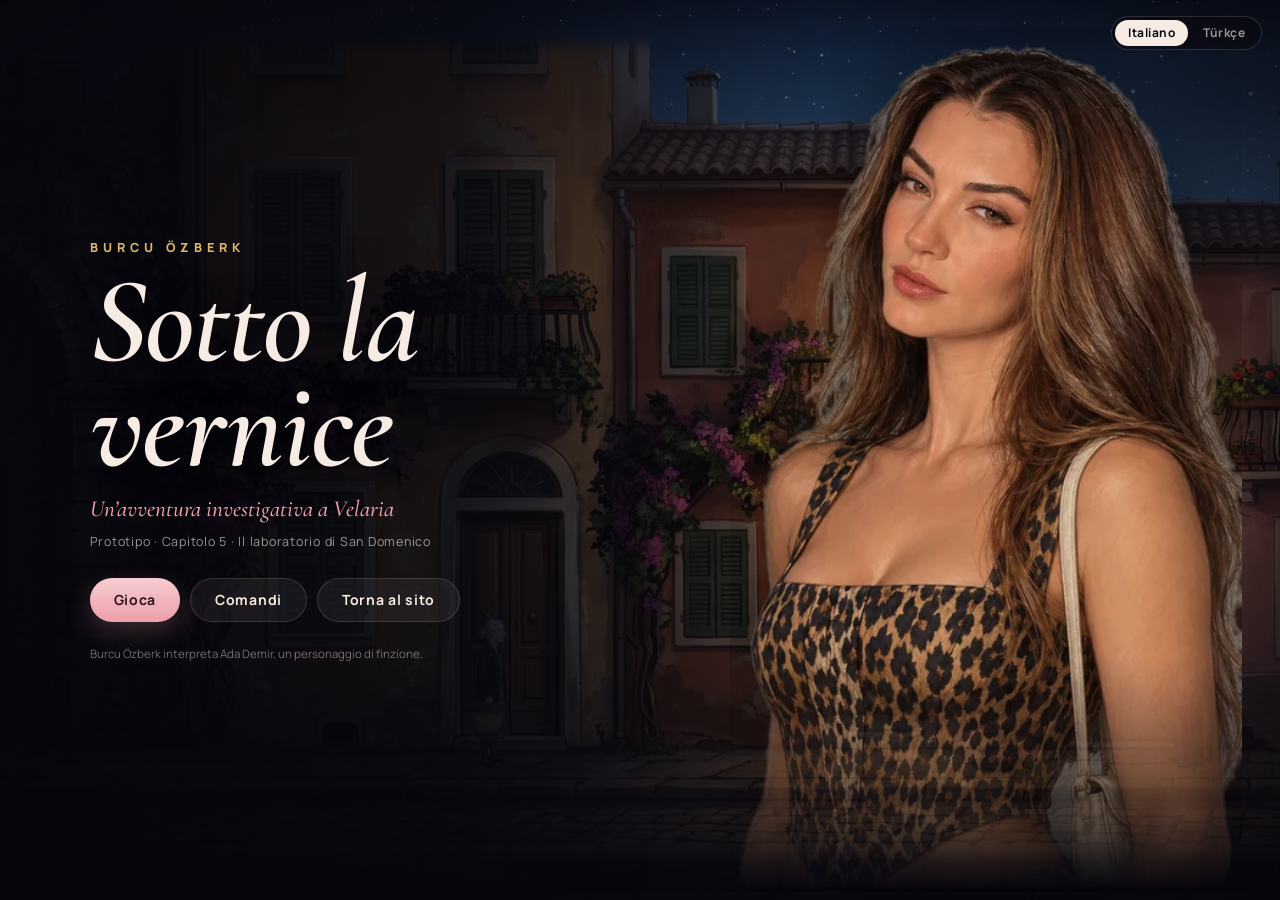
<file: vernice/index.html>
<!doctype html>
<html lang="it">
<head>
<meta charset="utf-8">
<meta name="viewport" content="width=device-width, initial-scale=1, viewport-fit=cover, user-scalable=no">
<meta name="theme-color" content="#07060c">
<meta name="mobile-web-app-capable" content="yes">
<meta name="apple-mobile-web-app-capable" content="yes">
<meta name="apple-mobile-web-app-status-bar-style" content="black-translucent">
<title>Sotto la vernice · Burcu Özberk</title>
<meta name="description" content="Prototipo di un’avventura investigativa 2D: Burcu Özberk interpreta Ada Demir nel convento di San Domenico.">
<meta name="robots" content="noindex">
<link rel="icon" href="../favicon.svg" type="image/svg+xml">
<link rel="apple-touch-icon" href="../apple-touch-icon.png">
<link rel="preload" href="../fonts/cormorant-italic.woff2" as="font" type="font/woff2" crossorigin>
<link rel="preload" href="../fonts/manrope.woff2" as="font" type="font/woff2" crossorigin>
<link rel="stylesheet" href="css/style.css">
</head>
<body>
<div id="game"></div>
<div id="ui"></div>
<noscript><p class="nojs">Per giocare serve JavaScript.</p></noscript>
<script src="lib/phaser-4.2.1.min.js"></script>
<script type="module" src="js/main.js"></script>
</body>
</html>
</file>
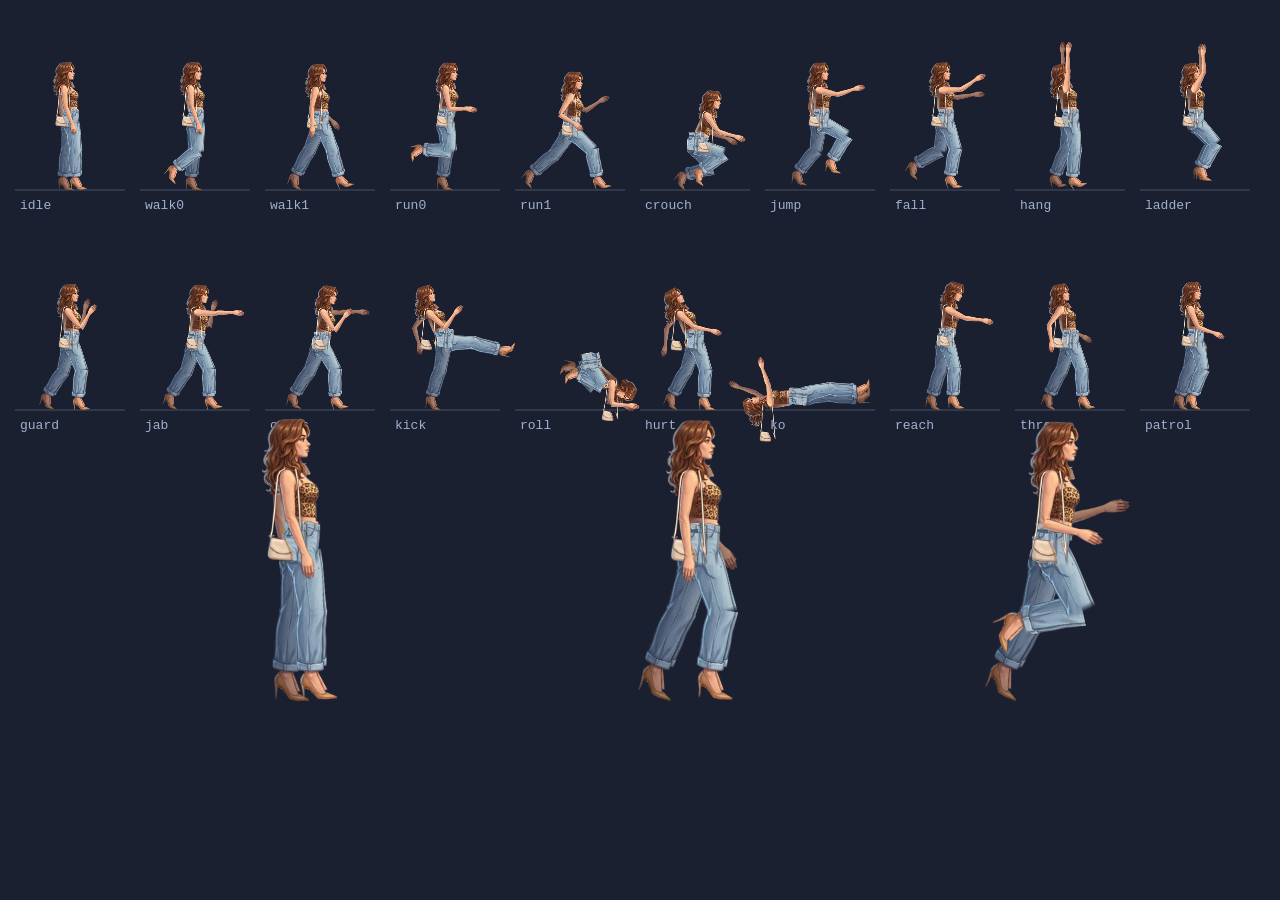
<file: vernice/dev/rigtest.html>
<!doctype html><html><head><meta charset="utf-8"><style>body{margin:0;background:#1b2030}</style></head><body>
<script src="../lib/phaser-4.2.1.min.js"></script>
<script type="module">
import { Rig, registerRig } from '../js/rig.js';
import { A } from '../js/anim.js';
const params = new URLSearchParams(location.search);
const who = (params.get('c') || 'ada').split(',');
class S extends Phaser.Scene {
  preload() {
    for (const c of who) {
      this.load.json('rigdata-' + c, '../img/chars/' + c + '.json');
      this.load.image('rig-' + c, '../img/chars/' + c + '.webp');
    }
  }
  create() {
    const g = this.add.graphics();
    const defs = who.map((c) => { const d = this.cache.json.get('rigdata-' + c); registerRig(this, d); return d; });
    const style = (i) => (who[i] === 'ada' ? 'ada' : 'man');
    const poses = (st) => [
      ['idle', A.idle(0, st)], ['walk0', A.walk(0, st)], ['walk1', A.walk(1.6, st)], ['run0', A.run(0, st)], ['run1', A.run(1.6, st)],
      ['crouch', A.crouch(0)], ['jump', A.jump(-500)], ['fall', A.fall(600)], ['hang', A.hang(0)], ['ladder', A.ladder(0)],
      ['guard', A.guard(0)], ['jab', A.punch(0, 0.35)], ['cross', A.punch(1, 0.35)], ['kick', A.kick(0.5)], ['roll', A.roll(0.3)],
      ['hurt', A.hurt(0)], ['ko', A.lying(0)], ['reach', A.reach(0.5)], ['throw', A.throwing(0.5)], ['patrol', A.patrol(0.8)],
    ];
    const zoom = parseFloat(params.get('z') || '1');
    defs.forEach((def, ci) => {
      poses(style(ci)).forEach(([name, p], i) => {
        const x = (70 + (i % 10) * 125) , y = (190 + Math.floor(i / 10) * 220) + ci * 0;
        g.lineStyle(1, 0x445066).lineBetween(x - 55, y, x + 55, y);
        const r = new Rig(this, def, {});
        r.update(p, x, y, 0.016, 1, {});
        this.add.text(x - 50, y + 8, name, { fontSize: '13px', color: '#9fb0d0' });
      });
      const big = new Rig(this, def, {});
      big.update(params.get('pose') ? A[params.get('pose')](0.8) : A.idle(0, style(ci)), 300 + ci * 300, 700, 0.016, 1, {});
      big.root.setScale(2.2 * zoom);
      const big2 = new Rig(this, def, {});
      big2.update(A.walk(0.9, style(ci)), 700 + ci * 300, 700, 0.016, 1, {});
      big2.root.setScale(2.2 * zoom);
      const big3 = new Rig(this, def, {});
      big3.update(A.run(0.5, style(ci)), 1050, 700, 0.016, 1, {});
      big3.root.setScale(2.2 * zoom);
    });
    window.__ready = true;
  }
}
new Phaser.Game({ type: Phaser.WEBGL, width: 1280, height: 720, backgroundColor: '#1b2030', scene: S, parent: document.body, banner: false });
</script></body></html>
</file>
<file: vernice/css/style.css>
@font-face { font-family: "Cormorant Garamond"; src: url("../../fonts/cormorant-italic.woff2") format("woff2"); font-style: italic; font-weight: 300 700; font-display: swap; }
@font-face { font-family: "Manrope"; src: url("../../fonts/manrope.woff2") format("woff2"); font-style: normal; font-weight: 200 800; font-display: swap; }

:root {
  color-scheme: dark;
  --ink: #07060c;
  --velvet: #140f15;
  --porcelain: #f6ece4;
  --rose: #ec9fa8;
  --rose-d: #a8435a;
  --gold: #dab66d;
  --gold-l: #edd5a1;
  --panel: rgba(17, 12, 19, 0.88);
  --line: rgba(246, 236, 228, 0.14);
  --dim: rgba(246, 236, 228, 0.62);
  --sl: env(safe-area-inset-left, 0px);
  --sr: env(safe-area-inset-right, 0px);
  --st: env(safe-area-inset-top, 0px);
  --sb: env(safe-area-inset-bottom, 0px);
  --serif: "Cormorant Garamond", "Iowan Old Style", Georgia, serif;
  --sans: Manrope, system-ui, -apple-system, "Segoe UI", sans-serif;
}

* { box-sizing: border-box; }
[hidden] { display: none !important; }
html, body {
  margin: 0; height: 100%; overflow: hidden; background: var(--ink);
  overscroll-behavior: none; touch-action: none;
  -webkit-user-select: none; user-select: none; -webkit-touch-callout: none; -webkit-tap-highlight-color: transparent;
}
body { font-family: var(--sans); color: var(--porcelain); }
.nojs { position: fixed; inset: 0; display: grid; place-items: center; margin: 0; font-size: 18px; }

#game { position: fixed; inset: 0; width: 100vw; height: 100vh; height: 100dvh; }
#game canvas { display: block; }
#ui { position: fixed; inset: 0; pointer-events: none; z-index: 2; }
#ui button, #ui a, #ui input { font-family: inherit; }

/* ---------------------------------------------------------------- over the picture */
.vignette { position: absolute; inset: 0; background: radial-gradient(ellipse 78% 74% at 50% 46%, transparent 52%, rgba(3, 2, 8, 0.6) 100%); }
.hurt { position: absolute; inset: 0; opacity: 0; background: radial-gradient(ellipse at center, transparent 42%, rgba(170, 20, 44, 0.6)); }
.hurt.go { animation: hurt 0.6s ease-out; }
@keyframes hurt { 0% { opacity: 1; } 100% { opacity: 0; } }
.fade { position: absolute; inset: 0; background: #050408; opacity: 0; transition: opacity 0.55s ease; }
.fade.on { opacity: 1; }

/* ---------------------------------------------------------------- HUD */
.hud, .topbtns { opacity: 0; transition: opacity 0.5s ease; }
#ui.playing .hud, #ui.playing .topbtns { opacity: 1; }
.hud { position: absolute; left: calc(16px + var(--sl)); top: calc(14px + var(--st)); display: flex; flex-direction: column; gap: 9px; }
.who { display: flex; align-items: center; gap: 11px; }
.face { width: 50px; height: 50px; border-radius: 50%; overflow: hidden; border: 1.5px solid rgba(218, 182, 109, 0.75); box-shadow: 0 6px 18px rgba(0, 0, 0, 0.55); flex: none; }
.face img { width: 100%; height: 100%; object-fit: cover; display: block; }
.name { font: italic 600 21px/1 var(--serif); letter-spacing: 0.01em; text-shadow: 0 1px 4px #000; }.pips { display: flex; gap: 7px; margin-top: 7px; padding-left: 2px; }
.pips i { width: 10px; height: 10px; transform: rotate(45deg); border-radius: 2px; background: var(--rose); box-shadow: 0 0 9px rgba(236, 159, 168, 0.65); transition: background 0.3s, box-shadow 0.3s; }
.pips i.off { background: rgba(236, 159, 168, 0.08); box-shadow: inset 0 0 0 1px rgba(236, 159, 168, 0.45); }
.hud.low .pips i:not(.off) { animation: pulse 0.9s ease-in-out infinite; }
@keyframes pulse { 50% { opacity: 0.35; } }
.obj { max-width: 330px; padding: 7px 14px 8px 11px; border-left: 2px solid var(--gold); background: linear-gradient(90deg, rgba(9, 7, 13, 0.78), rgba(9, 7, 13, 0)); font-size: 13px; line-height: 1.38; text-shadow: 0 1px 3px rgba(0, 0, 0, 0.8); }
.obj-k { display: block; margin-bottom: 2px; font-size: 9.5px; font-weight: 800; letter-spacing: 0.18em; text-transform: uppercase; color: var(--gold); }
.obj.new { animation: objnew 1.8s ease; }
@keyframes objnew { 0% { background-color: rgba(218, 182, 109, 0.35); } 100% { background-color: transparent; } }

.topbtns { position: absolute; right: calc(14px + var(--sr)); top: calc(14px + var(--st)); display: flex; gap: 8px; }
.ib {
  pointer-events: auto; position: relative; width: 44px; height: 44px; padding: 0; border-radius: 50%;
  display: grid; place-items: center; cursor: pointer; color: var(--porcelain);
  border: 1px solid var(--line); background: rgba(12, 9, 15, 0.62); -webkit-backdrop-filter: blur(4px); backdrop-filter: blur(4px);
  transition: background 0.15s, transform 0.15s;
}
.ib:hover { background: rgba(40, 30, 44, 0.8); }
.ib.on { background: rgba(218, 182, 109, 0.35); border-color: var(--gold); }
.ib svg { width: 20px; height: 20px; }
.ib .dot { position: absolute; top: 7px; right: 7px; width: 8px; height: 8px; border-radius: 50%; background: var(--rose); opacity: 0; }
.ib .dot.on { opacity: 1; animation: pulse 1.2s ease-in-out infinite; }
.touch-only { display: none !important; }
#ui.is-touch .ib.touch-only { display: grid !important; }
#ui.is-touch .btn.touch-only { display: inline-flex !important; }

/* prompt, hints, place names, speech bubbles */
.prompt {
  position: absolute; left: 50%; bottom: calc(28px + var(--sb)); transform: translate(-50%, 10px); opacity: 0; transition: opacity 0.2s, transform 0.2s;
  display: flex; align-items: center; gap: 10px; padding: 7px 17px 7px 7px; border-radius: 999px;
  background: var(--panel); border: 1px solid var(--line); font-size: 14px; font-weight: 600; white-space: nowrap; box-shadow: 0 10px 30px rgba(0, 0, 0, 0.45);
}
.prompt.on { opacity: 1; transform: translate(-50%, 0); }
.prompt .key { min-width: 28px; height: 28px; padding: 0 7px; border-radius: 8px; display: grid; place-items: center; background: var(--porcelain); color: var(--ink); font-size: 12px; font-weight: 800; }
#ui.is-touch .prompt { display: none; }

.toast {
  position: absolute; left: 50%; top: calc(16px + var(--st)); transform: translate(-50%, -10px); opacity: 0; transition: opacity 0.35s, transform 0.35s;
  width: max-content; max-width: min(540px, calc(100vw - 420px)); min-width: 220px; padding: 10px 18px; border-radius: 12px; text-align: center;
  background: var(--panel); border: 1px solid var(--line); font-size: 14px; line-height: 1.45; box-shadow: 0 12px 30px rgba(0, 0, 0, 0.4);
}
.toast.on { opacity: 1; transform: translate(-50%, 0); }

.area { position: absolute; left: 0; right: 0; top: 23%; text-align: center; opacity: 0; transition: opacity 1.1s ease; text-shadow: 0 2px 22px rgba(0, 0, 0, 0.9); }
.area.on { opacity: 1; }
.area small { display: block; margin-bottom: 8px; font-size: 11px; font-weight: 800; letter-spacing: 0.34em; text-transform: uppercase; color: var(--gold); }
.area span { font: italic 500 clamp(32px, 5.2vw, 58px)/1 var(--serif); }

.barks { position: absolute; inset: 0; overflow: hidden; }
.bark {
  position: absolute; left: 0; top: 0; padding: 6px 12px; border-radius: 10px; white-space: nowrap; will-change: transform;
  background: rgba(246, 236, 228, 0.95); color: #1b1419; font-size: 13.5px; font-weight: 700; opacity: 0; transition: opacity 0.2s;
  box-shadow: 0 6px 16px rgba(0, 0, 0, 0.45);
}
.bark::after { content: ""; position: absolute; left: 50%; bottom: -6px; margin-left: -6px; border: 6px solid transparent; border-bottom: 0; border-top-color: rgba(246, 236, 228, 0.95); }
.bark.on { opacity: 1; }

/* ---------------------------------------------------------------- dialogue */
.dialog { position: absolute; inset: 0; pointer-events: auto; display: flex; align-items: flex-end; justify-content: center; padding: 0 16px calc(20px + var(--sb)); background: linear-gradient(transparent 50%, rgba(5, 4, 8, 0.6)); cursor: pointer; }
.dlg-box { position: relative; width: min(780px, 100%); padding: 16px 24px 12px; border-radius: 18px; background: var(--panel); border: 1px solid var(--line); box-shadow: 0 20px 60px rgba(0, 0, 0, 0.55); animation: up 0.3s ease; }
.dlg-who { margin-bottom: 8px; font: italic 600 23px/1 var(--serif); color: var(--gold-l); }
.dlg-box.ada .dlg-who { color: var(--rose); }
.dlg-text { min-height: 3.1em; font-size: 17px; line-height: 1.55; }
.dlg-next { margin-top: 6px; text-align: right; font-size: 10.5px; font-weight: 700; letter-spacing: 0.16em; text-transform: uppercase; color: var(--dim); }
@keyframes up { from { opacity: 0; transform: translateY(12px); } to { opacity: 1; transform: none; } }

/* ---------------------------------------------------------------- panels */
.sheet { position: absolute; inset: 0; pointer-events: auto; display: grid; place-items: center; padding: calc(14px + var(--st)) calc(14px + var(--sr)) calc(14px + var(--sb)) calc(14px + var(--sl)); background: rgba(5, 4, 9, 0.64); -webkit-backdrop-filter: blur(3px); backdrop-filter: blur(3px); }
.card { max-height: 100%; overflow: auto; border-radius: 20px; border: 1px solid var(--line); background: linear-gradient(180deg, #1e1720, #120d14); box-shadow: 0 30px 90px rgba(0, 0, 0, 0.65); }
.card h2 { margin: 0; font: italic 600 32px/1.02 var(--serif); }
.card header { display: flex; align-items: center; justify-content: space-between; gap: 12px; margin-bottom: 12px; }
.x { width: 38px; height: 38px; flex: none; border-radius: 50%; border: 1px solid var(--line); background: transparent; color: var(--porcelain); font-size: 22px; line-height: 1; cursor: pointer; }

.ex-card { display: grid; grid-template-columns: minmax(0, 1.15fr) minmax(0, 1fr); width: min(960px, 100%); overflow: hidden; }
.ex-card.in { animation: cardin 0.45s cubic-bezier(0.2, 0.8, 0.2, 1); }
@keyframes cardin { from { opacity: 0; transform: translateY(16px) scale(0.98); } to { opacity: 1; transform: none; } }
.ex-card canvas { display: block; width: 100%; height: 100%; min-height: 0; object-fit: cover; background: #0b0910; }
.ex-body { display: flex; flex-direction: column; justify-content: center; gap: 11px; padding: 26px 28px; }
.ex-body h2 { color: var(--porcelain); }
.ex-body p { margin: 0; font-size: 15px; line-height: 1.58; color: rgba(246, 236, 228, 0.88); }
.ex-body .ex-note { font: italic 500 19px/1.35 var(--serif); color: var(--gold-l); }
.ex-body .btn { align-self: flex-start; margin-top: 6px; }

.dos-card, .ctl-card { width: min(640px, 100%); padding: 20px 24px 22px; }
#dos-list { list-style: none; margin: 0; padding: 0; display: grid; gap: 12px; }
#dos-list li { padding: 3px 0 3px 14px; border-left: 2px solid var(--rose); }
#dos-list h3 { margin: 0 0 3px; font-size: 13.5px; font-weight: 800; color: var(--gold-l); }
#dos-list p { margin: 0; font-size: 14px; line-height: 1.52; color: rgba(246, 236, 228, 0.84); }

.menu { width: min(380px, 100%); padding: 22px 24px; display: flex; flex-direction: column; gap: 10px; }
.menu h2 { margin-bottom: 6px; }
.vol { display: flex; align-items: center; gap: 12px; padding: 4px 2px; font-size: 13px; color: var(--dim); }
.vol input { flex: 1; accent-color: var(--rose); }
.mini { padding: 7px 12px; border-radius: 999px; border: 1px solid var(--line); background: transparent; color: var(--porcelain); font-size: 12px; font-weight: 700; cursor: pointer; }

.ctl { width: 100%; border-collapse: collapse; font-size: 13px; }
.ctl th { padding: 6px 8px; text-align: left; font-size: 10px; font-weight: 800; letter-spacing: 0.14em; text-transform: uppercase; color: var(--gold); }
.ctl td { padding: 7px 8px; border-top: 1px solid var(--line); }
.ctl td:first-child { color: var(--dim); }
.ctl-note { margin: 12px 0 0; font-size: 12.5px; color: var(--dim); }

.btn {
  appearance: none; border: 0; cursor: pointer; text-decoration: none; display: inline-flex; align-items: center; justify-content: center;
  padding: 14px 24px; border-radius: 999px; font: 700 14px/1 var(--sans); letter-spacing: 0.05em; color: #2b1218;
  background: linear-gradient(180deg, #f6cdd2, #ec9fa8); box-shadow: 0 10px 26px rgba(236, 159, 168, 0.22);
  transition: transform 0.15s, filter 0.15s, background 0.15s;
}
.btn:hover { filter: brightness(1.05); transform: translateY(-1px); }
.btn:active { transform: translateY(1px); }
.btn.ghost { color: var(--porcelain); background: rgba(246, 236, 228, 0.06); border: 1px solid var(--line); box-shadow: none; }
.btn.ghost:hover { background: rgba(246, 236, 228, 0.12); }

/* ---------------------------------------------------------------- screens */
.screen { position: absolute; inset: 0; pointer-events: auto; }
.title { overflow: hidden; background: linear-gradient(90deg, rgba(7, 6, 12, 0.95) 0%, rgba(7, 6, 12, 0.84) 36%, rgba(7, 6, 12, 0.35) 64%, rgba(7, 6, 12, 0.6) 100%), linear-gradient(to top, rgba(7, 6, 12, 0.8), transparent 40%); }
.t-photo { position: absolute; right: calc(3vw + var(--sr)); bottom: 0; height: 97%; aspect-ratio: 420 / 717; pointer-events: none; }
.t-photo::before { content: ""; position: absolute; inset: 8% -18% 0 -12%; background: radial-gradient(ellipse 50% 46% at 50% 42%, rgba(236, 159, 168, 0.2), rgba(218, 182, 109, 0.06) 55%, transparent 75%); filter: blur(6px); }
.t-photo img {
  position: relative; display: block; width: 100%; height: 100%; object-fit: contain; object-position: 50% 100%;
  -webkit-mask-image: linear-gradient(to bottom, #000 72%, transparent 99%);
  mask-image: linear-gradient(to bottom, #000 72%, transparent 99%);
  filter: drop-shadow(0 20px 50px rgba(0, 0, 0, 0.55)) saturate(0.96) brightness(0.95);
  animation: photo 1.6s ease both;
}
@keyframes photo { from { opacity: 0; transform: translateX(18px); } to { opacity: 1; transform: none; } }
.t-col { position: relative; z-index: 1; height: 100%; max-width: 600px; display: flex; flex-direction: column; justify-content: center; padding: 6vh 24px 6vh calc(7vw + var(--sl)); animation: up 0.9s ease both; }
.t-kicker { font-size: 12.5px; font-weight: 800; letter-spacing: 0.4em; text-transform: uppercase; color: var(--gold); }
.title h1 { margin: 14px 0 16px; font: italic 600 clamp(56px, 9.5vw, 124px)/0.86 var(--serif); letter-spacing: -0.01em; text-shadow: 0 6px 40px rgba(0, 0, 0, 0.6); }
.t-sub { margin: 0; font: italic 500 23px/1.3 var(--serif); color: var(--rose); }
.t-proto { margin: 8px 0 28px; font-size: 12.5px; letter-spacing: 0.06em; color: var(--dim); }
.t-btns { display: flex; flex-wrap: wrap; gap: 10px; }
.t-cast { margin: 24px 0 0; font-size: 11.5px; color: rgba(246, 236, 228, 0.45); }

.intro, .end { display: grid; place-items: center; padding: 20px; background: radial-gradient(ellipse at 50% 40%, rgba(22, 16, 24, 0.82), rgba(5, 4, 8, 0.96)); }
.in-card { width: min(640px, 100%); max-height: 100%; overflow: auto; text-align: center; animation: up 0.7s ease both; }
.in-k { font-size: 11.5px; font-weight: 800; letter-spacing: 0.32em; text-transform: uppercase; color: var(--gold); }
.in-card h2 { margin: 10px 0 18px; font: italic 600 clamp(34px, 5.4vw, 56px)/1 var(--serif); }
.in-card p { margin: 0 0 12px; font-size: 16.5px; line-height: 1.62; color: rgba(246, 236, 228, 0.86); }
.in-card .btn { margin-top: 12px; }
.stats { display: grid; grid-template-columns: repeat(auto-fit, minmax(150px, 1fr)); gap: 8px; margin: 18px 0; text-align: left; }
.stats div { padding: 10px 12px; border-radius: 12px; border: 1px solid var(--line); background: rgba(246, 236, 228, 0.04); }
.stats dt { font-size: 10px; font-weight: 800; letter-spacing: 0.12em; text-transform: uppercase; color: var(--dim); }
.stats dd { margin: 5px 0 0; font: italic 600 24px/1 var(--serif); color: var(--gold-l); }
.end-next { font-size: 14px !important; color: var(--dim) !important; }
.end .t-btns { justify-content: center; }

.loading { z-index: 10; display: grid; place-content: center; text-align: center; background: var(--ink); transition: opacity 0.6s ease; }
.loading.out { opacity: 0; pointer-events: none; }
.ld-k { font-size: 12px; font-weight: 800; letter-spacing: 0.4em; text-transform: uppercase; color: var(--gold); }
.ld-t { margin: 10px 0 24px; font: italic 600 56px/1 var(--serif); }
.ld-bar { width: 220px; height: 2px; margin: 0 auto; overflow: hidden; border-radius: 2px; background: rgba(246, 236, 228, 0.12); }
.ld-bar i { display: block; width: 40%; height: 100%; background: var(--rose); animation: ld 1.2s ease-in-out infinite; }
@keyframes ld { from { transform: translateX(-100%); } to { transform: translateX(250%); } }
.ld-s { margin-top: 14px; font-size: 12.5px; color: var(--dim); }

.rotate { position: absolute; inset: 0; z-index: 20; display: none; place-content: center; gap: 14px; text-align: center; pointer-events: auto; background: var(--ink); color: var(--porcelain); }
#ui.portrait .rotate { display: grid; }
.rotate svg { width: 76px; height: 76px; margin: 0 auto; color: var(--gold); animation: turn 2.2s ease-in-out infinite; }
.rotate p { margin: 0; font: italic 600 26px/1.2 var(--serif); }
@keyframes turn { 0%, 30% { transform: rotate(0); } 60%, 100% { transform: rotate(-90deg); } }

/* ---------------------------------------------------------------- touch controls */
.touch { position: absolute; inset: 0; display: none; }
#ui.is-touch.playing .touch { display: block; }
.stick-zone { position: absolute; left: 0; bottom: 0; width: 46vw; height: 74%; pointer-events: auto; touch-action: none; }
.stick {
  position: absolute; left: calc(96px + var(--sl)); top: calc(100% - 96px - var(--sb)); width: 116px; height: 116px; margin: -58px 0 0 -58px; border-radius: 50%;
  border: 1.5px solid rgba(246, 236, 228, 0.24); background: radial-gradient(circle, rgba(246, 236, 228, 0.07), rgba(246, 236, 228, 0.02)); opacity: 0.5; transition: opacity 0.2s;
}
.stick.on { opacity: 1; }
.knob { position: absolute; left: 50%; top: 50%; width: 52px; height: 52px; margin: -26px 0 0 -26px; border-radius: 50%; background: rgba(246, 236, 228, 0.3); border: 1px solid rgba(246, 236, 228, 0.55); box-shadow: 0 4px 14px rgba(0, 0, 0, 0.4); }
.tb {
  position: absolute; pointer-events: auto; touch-action: none; padding: 0; border-radius: 50%; display: grid; place-items: center; align-content: center;
  border: 1.5px solid rgba(246, 236, 228, 0.3); background: rgba(14, 11, 18, 0.42); color: var(--porcelain);
  font: 800 10px/1 var(--sans); letter-spacing: 0.08em; text-transform: uppercase; -webkit-backdrop-filter: blur(2px); backdrop-filter: blur(2px);
  transition: transform 0.08s, background 0.08s, opacity 0.18s;
}
.tb.down { transform: scale(0.93); background: rgba(236, 159, 168, 0.45); border-color: var(--rose); }
.tb-jump { width: 84px; height: 84px; right: calc(22px + var(--sr)); bottom: calc(22px + var(--sb)); gap: 1px; }
.tb-jump svg { width: 26px; height: 26px; }
.tb-punch { width: 64px; height: 64px; right: calc(118px + var(--sr)); bottom: calc(16px + var(--sb)); }
.tb-kick { width: 62px; height: 62px; right: calc(112px + var(--sr)); bottom: calc(90px + var(--sb)); }
.tb-dodge { width: 60px; height: 60px; right: calc(30px + var(--sr)); bottom: calc(118px + var(--sb)); }
.tb-action {
  right: calc(22px + var(--sr)); bottom: calc(190px + var(--sb)); height: 46px; padding: 0 18px; border-radius: 999px;
  font-size: 13px; letter-spacing: 0.03em; text-transform: none; border-color: var(--gold); background: rgba(218, 182, 109, 0.3);
  opacity: 0; transform: translateY(8px); pointer-events: none;
}
.tb-action.on { opacity: 1; transform: none; pointer-events: auto; }
.tb-action.down { transform: scale(0.95); }

/* ---------------------------------------------------------------- languages */
.langs { display: inline-flex; padding: 3px; gap: 2px; border-radius: 999px; border: 1px solid var(--line); background: rgba(12, 9, 15, 0.55); }
.lang { appearance: none; border: 0; padding: 7px 13px; border-radius: 999px; background: transparent; color: var(--dim); font: 700 12px/1 var(--sans); letter-spacing: 0.04em; cursor: pointer; transition: background 0.15s, color 0.15s; }
.lang:hover { color: var(--porcelain); }
.lang.on { background: var(--porcelain); color: var(--ink); }
.t-langs { position: absolute; z-index: 2; top: calc(16px + var(--st)); right: calc(18px + var(--sr)); }
.lang-row { justify-content: space-between; }

.ex-body .ex-note.verse { white-space: pre-line; font-size: 18px; line-height: 1.42; }
.dos-act { margin-top: 8px; border-color: var(--gold); color: var(--gold-l); }

/* ---------------------------------------------------------------- puzzle panels */
.pz-card { padding: 16px 22px 14px; }
.pz-card.in { animation: cardin 0.45s cubic-bezier(0.2, 0.8, 0.2, 1); }
.pz-card header { margin-bottom: 10px; }
.pz-msg { margin: 10px 0 0; min-height: 1.4em; font: italic 600 19px/1.3 var(--serif); color: var(--porcelain); }
.pz-hint { margin: 4px 0 0; font-size: 11.5px; letter-spacing: 0.04em; color: var(--dim); }
.pz-count { margin-left: auto; font: italic 600 26px/1 var(--serif); color: var(--gold-l); }
@keyframes shake { 0%, 100% { transform: none; } 20% { transform: translateX(-5px) rotate(-1deg); } 45% { transform: translateX(5px) rotate(1deg); } 70% { transform: translateX(-3px); } }

/* the resin shelf */
.jars-card { width: min(1180px, 100%); }
.jars-body { display: grid; grid-template-columns: minmax(190px, 0.36fr) minmax(0, 1fr); gap: 20px; align-items: center; }
.pz-riddle { margin: 0; padding: 14px 16px; border-radius: 4px; white-space: pre-line; font: italic 500 20px/1.45 var(--serif); color: #2c241c; background: linear-gradient(170deg, #efe4cc, #ddcca9); box-shadow: 0 10px 26px rgba(0, 0, 0, 0.45); transform: rotate(-1.2deg); }
.pz-riddle.plain { color: var(--porcelain); background: none; box-shadow: none; transform: none; padding: 0; }
.jars-pic { position: relative; container-type: inline-size; border-radius: 12px; overflow: hidden; box-shadow: 0 14px 40px rgba(0, 0, 0, 0.5); }
.jars-pic img { display: block; width: 100%; height: auto; }
.jar-label { position: absolute; display: grid; place-items: center; pointer-events: none; font: italic 700 1.62cqw/1 var(--serif); color: #3b2715; text-align: center; transform: rotate(-2deg); }
.jar-label.v span { writing-mode: vertical-rl; transform: rotate(180deg); font-size: 1.6cqw; }
.jar-hot { position: absolute; top: 12%; bottom: 13%; padding: 0; border: 0; border-radius: 16px; background: transparent; cursor: pointer; transition: box-shadow 0.15s, background 0.15s; }
.jar-hot:hover, .jar-hot.sel { box-shadow: inset 0 0 0 2px rgba(236, 159, 168, 0.8), 0 0 26px rgba(236, 159, 168, 0.25); background: rgba(236, 159, 168, 0.06); }
.jar-hot.tried { background: rgba(7, 6, 12, 0.5); }
.jar-hot.right { box-shadow: inset 0 0 0 2px #c4ffb8, 0 0 34px rgba(160, 255, 150, 0.5); background: rgba(160, 255, 150, 0.08); }
.jar-hot.shake { animation: shake 0.38s; }

/* the padlock */
.lock-card { width: min(780px, 100%); }
.lock-body { display: grid; grid-template-columns: auto minmax(0, 1fr); gap: 26px; align-items: center; }
.lock-pic { position: relative; height: min(56vh, 430px); aspect-ratio: 480 / 690; filter: drop-shadow(0 16px 30px rgba(0, 0, 0, 0.55)); transition: transform 0.4s cubic-bezier(0.2, 1.6, 0.4, 1); }
.lock-pic img { display: block; width: 100%; height: 100%; }
.lock-pic.shake { animation: shake 0.38s; }
.lock-pic.open { transform: translateY(-3%) rotate(-4deg); filter: drop-shadow(0 0 26px rgba(218, 182, 109, 0.6)); }
.lock-digit { position: absolute; width: 9%; height: 6.4%; transform: translate(-50%, -50%); display: grid; place-items: center; border-radius: 4px; background: rgba(24, 16, 8, 0.86); box-shadow: inset 0 1px 3px rgba(0, 0, 0, 0.8); color: var(--gold-l); font: 800 clamp(10px, 2.6vh, 19px)/1 var(--sans); }
.lock-tag { margin: 0 0 16px; padding: 10px 14px; border-radius: 4px; font: italic 500 19px/1.4 var(--serif); color: #2c241c; background: linear-gradient(170deg, #efe4cc, #dccaa6); transform: rotate(1deg); box-shadow: 0 8px 20px rgba(0, 0, 0, 0.4); }
.wheels { display: flex; gap: 10px; margin-bottom: 14px; }
.wheel { display: flex; flex-direction: column; align-items: center; gap: 6px; }
.wheel button { width: 50px; height: 40px; padding: 0; border-radius: 10px; border: 1px solid var(--line); background: rgba(246, 236, 228, 0.06); color: var(--porcelain); font-size: 15px; cursor: pointer; }
.wheel button:hover { background: rgba(246, 236, 228, 0.14); }
.w-dig { width: 50px; height: 58px; overflow: hidden; display: grid; place-items: center; border-radius: 10px; border: 1px solid rgba(218, 182, 109, 0.55); background: linear-gradient(#2c2117, #120d08 55%, #2c2117); color: var(--gold-l); font: 800 30px/1 var(--sans); }
.wheel.sel .w-dig { box-shadow: 0 0 0 2px var(--rose), 0 0 18px rgba(236, 159, 168, 0.35); }
.roll-up { animation: rollup 0.16s ease-out; }
.roll-dn { animation: rolldn 0.16s ease-out; }
@keyframes rollup { from { transform: translateY(60%); opacity: 0; } to { transform: none; opacity: 1; } }
@keyframes rolldn { from { transform: translateY(-60%); opacity: 0; } to { transform: none; opacity: 1; } }

/* the differences */
.diff-card { width: min(1240px, 100%); }
.diff-body { display: grid; grid-template-columns: 1fr 1fr; gap: 14px; max-width: calc((100vh - 210px) * 2.717 + 14px); margin: 0 auto; }
.diff-pic { margin: 0; }
.diff-frame { position: relative; aspect-ratio: 1152 / 848; overflow: hidden; border-radius: 4px; cursor: crosshair; touch-action: none; box-shadow: 0 12px 30px rgba(0, 0, 0, 0.5); }
.diff-frame[data-side="0"] { border: 6px solid #f3efe6; border-bottom-width: 10px; border-radius: 2px; }
.diff-frame img, .diff-frame svg { position: absolute; inset: 0; width: 100%; height: 100%; }
.diff-frame img { object-fit: fill; }
.diff-frame .ring { fill: none; stroke: #f6cdd2; stroke-width: 3px; vector-effect: non-scaling-stroke; filter: drop-shadow(0 0 3px rgba(0, 0, 0, 0.8)); }
.diff-frame .ring.new { stroke-dasharray: 1000; animation: ring 0.6s ease-out; }
@keyframes ring { from { stroke-dashoffset: 1000; opacity: 0; } to { stroke-dashoffset: 0; opacity: 1; } }
.diff-frame .miss { stroke: #ff8a8a; stroke-width: 3px; vector-effect: non-scaling-stroke; animation: missfade 0.7s ease-out forwards; }
@keyframes missfade { 60% { opacity: 1; } 100% { opacity: 0; } }
.diff-pic figcaption { margin-top: 6px; font-size: 10.5px; font-weight: 800; letter-spacing: 0.16em; text-transform: uppercase; color: var(--dim); }
.diff-cross { position: absolute; width: 34px; height: 34px; margin: -17px 0 0 -17px; border-radius: 50%; border: 2px solid var(--rose); box-shadow: 0 0 0 1px rgba(0, 0, 0, 0.6), 0 0 12px rgba(236, 159, 168, 0.5); pointer-events: none; opacity: 0; }
.diff-cross.on { opacity: 1; }
.diff-cross::before, .diff-cross::after { content: ""; position: absolute; left: 50%; top: 50%; background: var(--rose); }
.diff-cross::before { width: 2px; height: 10px; margin: -5px 0 0 -1px; }
.diff-cross::after { width: 10px; height: 2px; margin: -1px 0 0 -5px; }

/* the torn letter */
.scraps-card { width: min(1100px, 100%); }
.scraps-board { position: relative; margin: 0 auto; overflow: hidden; border-radius: 10px; background: radial-gradient(ellipse at 40% 40%, #3b2a20, #1b120d); box-shadow: inset 0 0 40px rgba(0, 0, 0, 0.6); }
.scraps-inner { position: absolute; left: 0; top: 0; width: 1000px; height: 480px; transform-origin: 0 0; }
.scraps-target { position: absolute; left: 412px; top: 50px; width: 560px; height: 380px; border: 2px dashed rgba(246, 236, 228, 0.2); border-radius: 3px; transition: box-shadow 0.6s, border-color 0.6s; }
.scraps-target.done { border-color: transparent; box-shadow: 0 0 60px rgba(236, 213, 161, 0.35); }
.scrap { position: absolute; left: 0; top: 0; transform-origin: 0 0; touch-action: none; cursor: grab; filter: drop-shadow(0 6px 10px rgba(0, 0, 0, 0.5)); z-index: 2; }
.scrap.drag { cursor: grabbing; filter: drop-shadow(0 14px 18px rgba(0, 0, 0, 0.55)); }
.scrap.sel { outline: 3px solid var(--rose); outline-offset: 2px; }
.scrap.placed { cursor: default; filter: none; z-index: 1; }
.scrap.snap { transition: transform 0.3s cubic-bezier(0.2, 0.8, 0.2, 1); }
.scraps-card header { gap: 14px; }
.scraps-card header .pz-msg { flex: 1; margin: 0; text-align: right; }
.scraps-card header .btn { flex: none; padding: 10px 18px; }

/* ---------------------------------------------------------------- small screens (phones in landscape) */
@media (max-height: 520px) {
  .face { width: 40px; height: 40px; }
  .name { font-size: 18px; }
  .obj { max-width: 250px; font-size: 12px; padding: 5px 12px 6px 9px; }
  .ib { width: 40px; height: 40px; }
  .toast { top: calc(10px + var(--st)); font-size: 12.5px; padding: 8px 14px; max-width: calc(100vw - 360px); }
  .area { top: 18%; }
  .dlg-box { padding: 12px 18px 10px; }
  .dlg-who { font-size: 20px; margin-bottom: 5px; }
  .dlg-text { font-size: 15px; }
  .ex-body { padding: 16px 18px; gap: 7px; }
  .ex-body h2, .card h2 { font-size: 25px; }
  .ex-body p { font-size: 13.5px; }
  .ex-body .ex-note { font-size: 16px; }
  .btn { padding: 11px 18px; font-size: 13px; }
  .title h1 { font-size: clamp(44px, 8vw, 80px); margin: 8px 0 10px; }
  .t-sub { font-size: 18px; }
  .t-proto { margin: 4px 0 16px; font-size: 11.5px; }
  .t-cast { margin-top: 14px; }
  .in-card h2 { margin: 6px 0 10px; }
  .in-card p { font-size: 14px; margin-bottom: 8px; }
  .stats { margin: 10px 0; }
  .stats dd { font-size: 20px; }
  .t-langs { top: calc(10px + var(--st)); right: calc(12px + var(--sr)); }
  .lang { padding: 6px 10px; font-size: 11px; }
  .ex-body .ex-note.verse { font-size: 15px; line-height: 1.32; }
  .pz-card { padding: 10px 14px 8px; }
  .pz-card header { margin-bottom: 6px; }
  .pz-msg { margin-top: 5px; font-size: 15.5px; }
  .pz-hint { font-size: 10.5px; }
  .pz-count { font-size: 21px; }
  .jars-body { gap: 12px; grid-template-columns: minmax(170px, 0.34fr) minmax(0, 1fr); }
  .pz-riddle { padding: 9px 11px; font-size: 14.5px; line-height: 1.3; }
  .lock-body { gap: 16px; }
  .lock-pic { height: min(60vh, 260px); }
  .lock-tag { margin-bottom: 8px; padding: 7px 10px; font-size: 14.5px; }
  .wheels { gap: 7px; margin-bottom: 8px; }
  .wheel { gap: 3px; }
  .wheel button { width: 42px; height: 30px; }
  .w-dig { width: 42px; height: 42px; font-size: 23px; }
  .diff-body { max-width: calc((100vh - 150px) * 2.717 + 14px); gap: 10px; }
  .diff-pic figcaption { margin-top: 3px; font-size: 9.5px; }
}
@media (max-width: 720px) {
  .ex-card { grid-template-columns: 1fr; }
  .ex-card canvas { max-height: 38vh; }
  .t-photo { opacity: 0.45; }
}
@media (prefers-reduced-motion: reduce) {
  *, *::before, *::after { animation-duration: 0.01ms !important; transition-duration: 0.01ms !important; }
}
</file>
